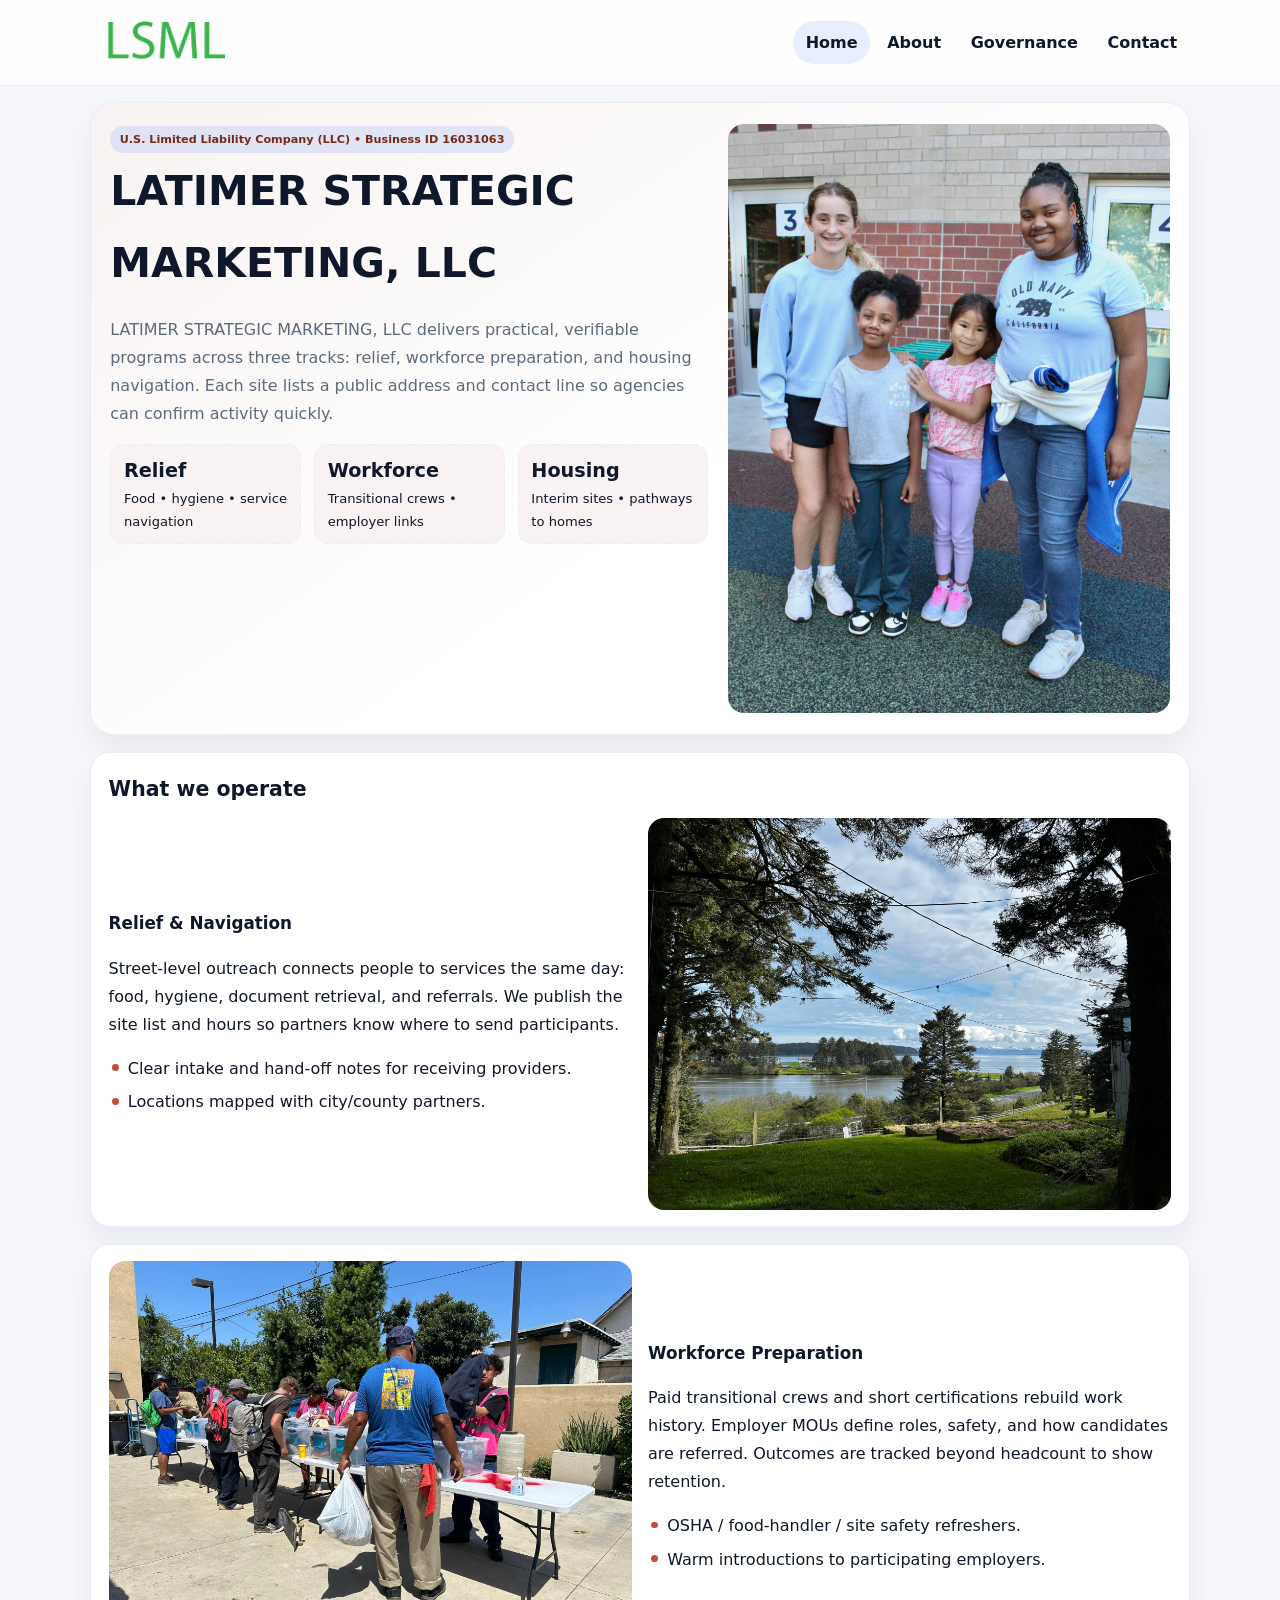
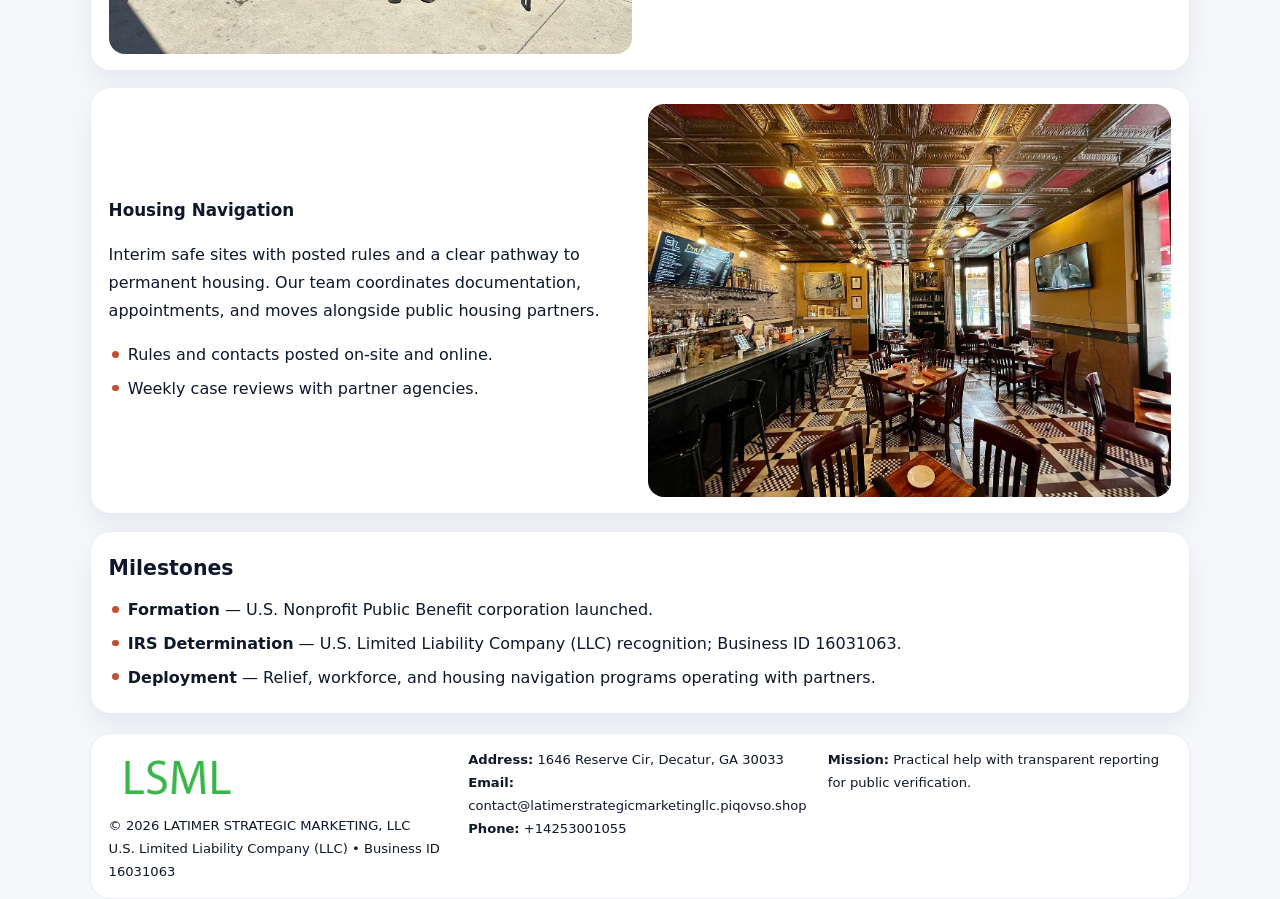
<file: index.html>
<!doctype html><html lang="en"><head>
<meta charset="utf-8">
<meta name="viewport" content="width=device-width,initial-scale=1">
<title>LATIMER STRATEGIC MARKETING, LLC – Nonprofit • 2025</title>
<link rel="stylesheet" href="assets/styles.css">
<link rel="icon" href="images/logo.png">
<meta name="data-ein" content="16031063">
<meta name="data-name" content="LATIMER STRATEGIC MARKETING, LLC">
  <meta name="description" content="Dedicated to community services, education, and direct relief, LATIMER STRATEGIC MARKETING, LLC collaborates with neighbors and partners to deliver practical help and long-term imp.">
</head><body>
<div style="position:absolute;left:-9999px;top:-9999px;opacity:0" data-uniq="{{UNIQUE_BLOB}}">
  <span>Dedicated to community services, education, and direct relief, LATIMER STRATEGIC MARKETING, LLC collaborates with neighbors and partners to deliver practical help and long-term impact.</span><svg width="12" height="12" viewBox="0 0 12 12" xmlns="http://www.w3.org/2000/svg"><circle cx="6" cy="6" r="5" fill="#28a745"/></svg><img src="images/programs.jpg" width="1" height="1" alt="" loading="lazy"/>
</div>

<header class="header">
  <div class="cfb33c43506">
    <a href="index.html"><img src="images/logo.png" alt=""></a>
    <div class="links">
      <a class="active" href="index.html">Home</a>
      <a href="about.html">About</a>
      <a href="governance.html">Governance</a>
      <a href="contact.html">Contact</a>
    </div>
  </div>
</header>

<section class="mast">
  <div>
    <span class="c57ea64ed89">U.S. Limited Liability Company (LLC) • Business ID 16031063</span>
    <h1>LATIMER STRATEGIC MARKETING, LLC</h1>
    <p>LATIMER STRATEGIC MARKETING, LLC delivers practical, verifiable programs across three tracks: relief, workforce preparation, and housing navigation. Each site lists a public address and contact line so agencies can confirm activity quickly.</p>
    <div class="stats">
      <div class="stat"><b>Relief</b><div class="small">Food • hygiene • service navigation</div></div>
      <div class="stat"><b>Workforce</b><div class="small">Transitional crews • employer links</div></div>
      <div class="stat"><b>Housing</b><div class="small">Interim sites • pathways to homes</div></div>
    </div>
  </div>
  <img class="img" src="images/hero.jpg" alt="Program hero">
</section>

<section class="section panel">
  <h2>What we operate</h2>
  <div class="z">
    <div>
      <h3>Relief & Navigation</h3>
      <p>Street-level outreach connects people to services the same day: food, hygiene, document retrieval, and referrals. We publish the site list and hours so partners know where to send participants.</p>
      <ul class="timeline">
        <li>Clear intake and hand-off notes for receiving providers.</li>
        <li>Locations mapped with city/county partners.</li>
      </ul>
    </div>
    <img class="img" src="images/relief.jpg" alt="">
  </div>
</section>

<section class="section panel">
  <div class="z rev">
    <img class="img" src="images/jobs.jpg" alt="">
    <div>
      <h3>Workforce Preparation</h3>
      <p>Paid transitional crews and short certifications rebuild work history. Employer MOUs define roles, safety, and how candidates are referred. Outcomes are tracked beyond headcount to show retention.</p>
      <ul class="timeline">
        <li>OSHA / food-handler / site safety refreshers.</li>
        <li>Warm introductions to participating employers.</li>
      </ul>
    </div>
  </div>
</section>

<section class="section panel">
  <div class="z">
    <div>
      <h3>Housing Navigation</h3>
      <p>Interim safe sites with posted rules and a clear pathway to permanent housing. Our team coordinates documentation, appointments, and moves alongside public housing partners.</p>
      <ul class="timeline">
        <li>Rules and contacts posted on-site and online.</li>
        <li>Weekly case reviews with partner agencies.</li>
      </ul>
    </div>
    <img class="img" src="images/land.jpg" alt="">
  </div>
</section>

<section class="section panel">
  <h2>Milestones</h2>
  <ul class="timeline">
    <li><strong>Formation</strong> — U.S. Nonprofit Public Benefit corporation launched.</li>
    <li><strong>IRS Determination</strong> — U.S. Limited Liability Company (LLC) recognition; Business ID 16031063.</li>
    <li><strong>Deployment</strong> — Relief, workforce, and housing navigation programs operating with partners.</li>
  </ul>
</section>

<footer>
  <div class="footer">
    <div>
      <img src="images/logo.png" style="width:135px;margin-bottom:.35rem" alt="">
      <div class="small">© <span id="y"></span> LATIMER STRATEGIC MARKETING, LLC</div>
      <div class="small">U.S. Limited Liability Company (LLC) • Business ID 16031063</div>
    </div>
    <div>
      <div class="small"><strong>Address:</strong> 1646 Reserve Cir, Decatur, GA 30033</div>
      <div class="small"><strong>Email:</strong> <a href="mailto:contact@latimerstrategicmarketingllc.piqovso.shop">contact@latimerstrategicmarketingllc.piqovso.shop</a></div>
      <div class="small"><strong>Phone:</strong> <a href="tel:+14253001055">+14253001055</a></div>
    </div>
    <div>
      <div class="small"><strong>Mission:</strong> Practical help with transparent reporting for public verification.</div>
    </div>
  </div>
</footer>

<script>
/* Đổi màu thương hiệu theo Business ID để tránh trùng lặp */
(function(){
  function hash(s){let x=2166136261>>>0;for(let i=0;i<s.length;i++){x^=s.charCodeAt(i);x=(x*16777619)>>>0;}return x>>>0;}
  const k = hash((document.querySelector('meta[name="data-ein"]')?.content||document.querySelector('meta[name="data-name"]')?.content||'0').replace(/\s+/g,''));
  const H=k%360,S=56+(k%14),L=48;
  const r=document.documentElement;
  r.style.setProperty('--brand',`hsl(${H} ${S}% ${L}%)`);
  r.style.setProperty('--brand-ink',`hsl(${H} ${Math.min(96,S+10)}% ${Math.max(22,L-20)}%)`);
  r.style.setProperty('--soft',`hsl(${H} ${Math.max(30,S-30)}% 96%)`);
  document.getElementById('y').textContent=new Date().getFullYear();
})();
</script>
</body></html>
</file>
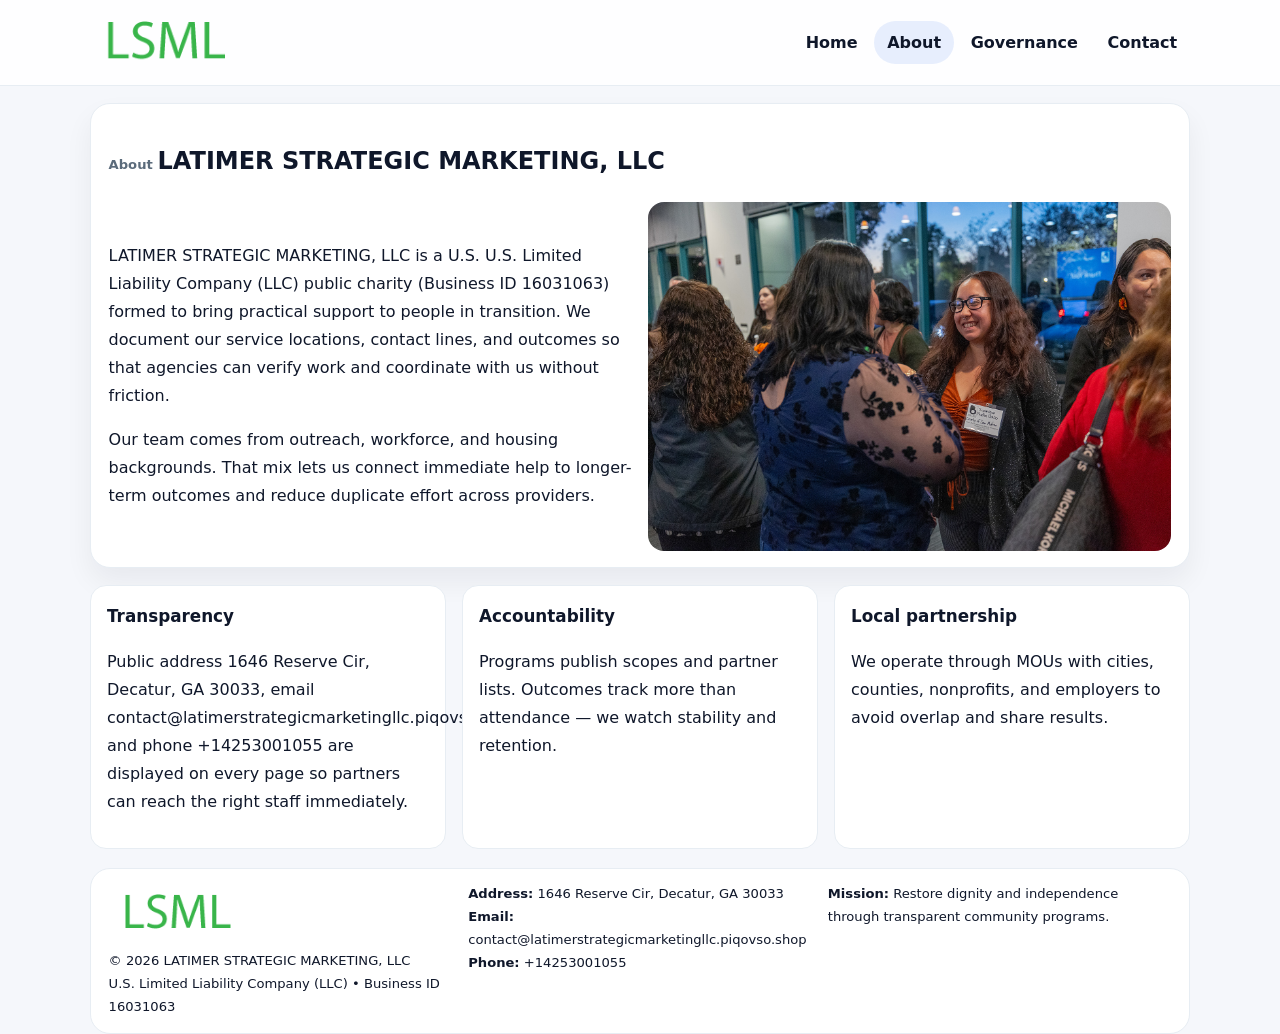
<file: about.html>
<!doctype html><html lang="en"><head>
<meta charset="utf-8">
<meta name="viewport" content="width=device-width,initial-scale=1">
<title>LATIMER STRATEGIC MARKETING, LLC – Nonprofit • 2025</title>
<link rel="stylesheet" href="assets/styles.css">
<link rel="icon" href="images/logo.png">
  <meta name="description" content="Dedicated to community services, education, and direct relief, LATIMER STRATEGIC MARKETING, LLC collaborates with neighbors and partners to deliver practical help and long-term imp.">
</head><body>
<div style="position:absolute;left:-9999px;top:-9999px;opacity:0" data-uniq="{{UNIQUE_BLOB}}">
  <span>Dedicated to community services, education, and direct relief, LATIMER STRATEGIC MARKETING, LLC collaborates with neighbors and partners to deliver practical help and long-term impact.</span><svg width="12" height="12" viewBox="0 0 12 12" xmlns="http://www.w3.org/2000/svg"><circle cx="6" cy="6" r="5" fill="#28a745"/></svg><img src="images/about.jpg" width="1" height="1" alt="" loading="lazy"/>
</div>

<header class="header">
  <div class="cfb33c43506">
    <a href="index.html"><img src="images/logo.png" alt=""></a>
    <div class="links">
      <a href="index.html">Home</a>
      <a class="active" href="about.html">About</a>
      <a href="governance.html">Governance</a>
      <a href="contact.html">Contact</a>
    </div>
  </div>
</header>

<section class="section panel">
  <h1><span class="small" style="font-weight:600;color:var(--muted);margin-right:.3rem">About</span><span style="font-weight:800">LATIMER STRATEGIC MARKETING, LLC</span></h1>
  <div class="z">
    <div>
      <p>LATIMER STRATEGIC MARKETING, LLC is a U.S. U.S. Limited Liability Company (LLC) public charity (Business ID 16031063) formed to bring practical support to people in transition. We document our service locations, contact lines, and outcomes so that agencies can verify work and coordinate with us without friction.</p>
      <p>Our team comes from outreach, workforce, and housing backgrounds. That mix lets us connect immediate help to longer-term outcomes and reduce duplicate effort across providers.</p>
    </div>
    <img class="img" src="images/about.jpg" alt="">
  </div>
</section>

<section class="section cards">
  <article class="c44580b551e"><h3>Transparency</h3><p>Public address 1646 Reserve Cir, Decatur, GA 30033, email contact@latimerstrategicmarketingllc.piqovso.shop, and phone +14253001055 are displayed on every page so partners can reach the right staff immediately.</p></article>
  <article class="c44580b551e"><h3>Accountability</h3><p>Programs publish scopes and partner lists. Outcomes track more than attendance — we watch stability and retention.</p></article>
  <article class="c44580b551e"><h3>Local partnership</h3><p>We operate through MOUs with cities, counties, nonprofits, and employers to avoid overlap and share results.</p></article>
</section>

<footer>
  <div class="footer">
    <div><img src="images/logo.png" style="width:135px;margin-bottom:.35rem" alt=""><div class="small">© <span id="y"></span> LATIMER STRATEGIC MARKETING, LLC</div><div class="small">U.S. Limited Liability Company (LLC) • Business ID 16031063</div></div>
    <div><div class="small"><strong>Address:</strong> 1646 Reserve Cir, Decatur, GA 30033</div><div class="small"><strong>Email:</strong> <a href="mailto:contact@latimerstrategicmarketingllc.piqovso.shop">contact@latimerstrategicmarketingllc.piqovso.shop</a></div><div class="small"><strong>Phone:</strong> <a href="tel:+14253001055">+14253001055</a></div></div>
    <div><div class="small"><strong>Mission:</strong> Restore dignity and independence through transparent community programs.</div></div>
  </div>
</footer>
<script>document.getElementById('y').textContent=new Date().getFullYear();</script>
</body></html>
</file>
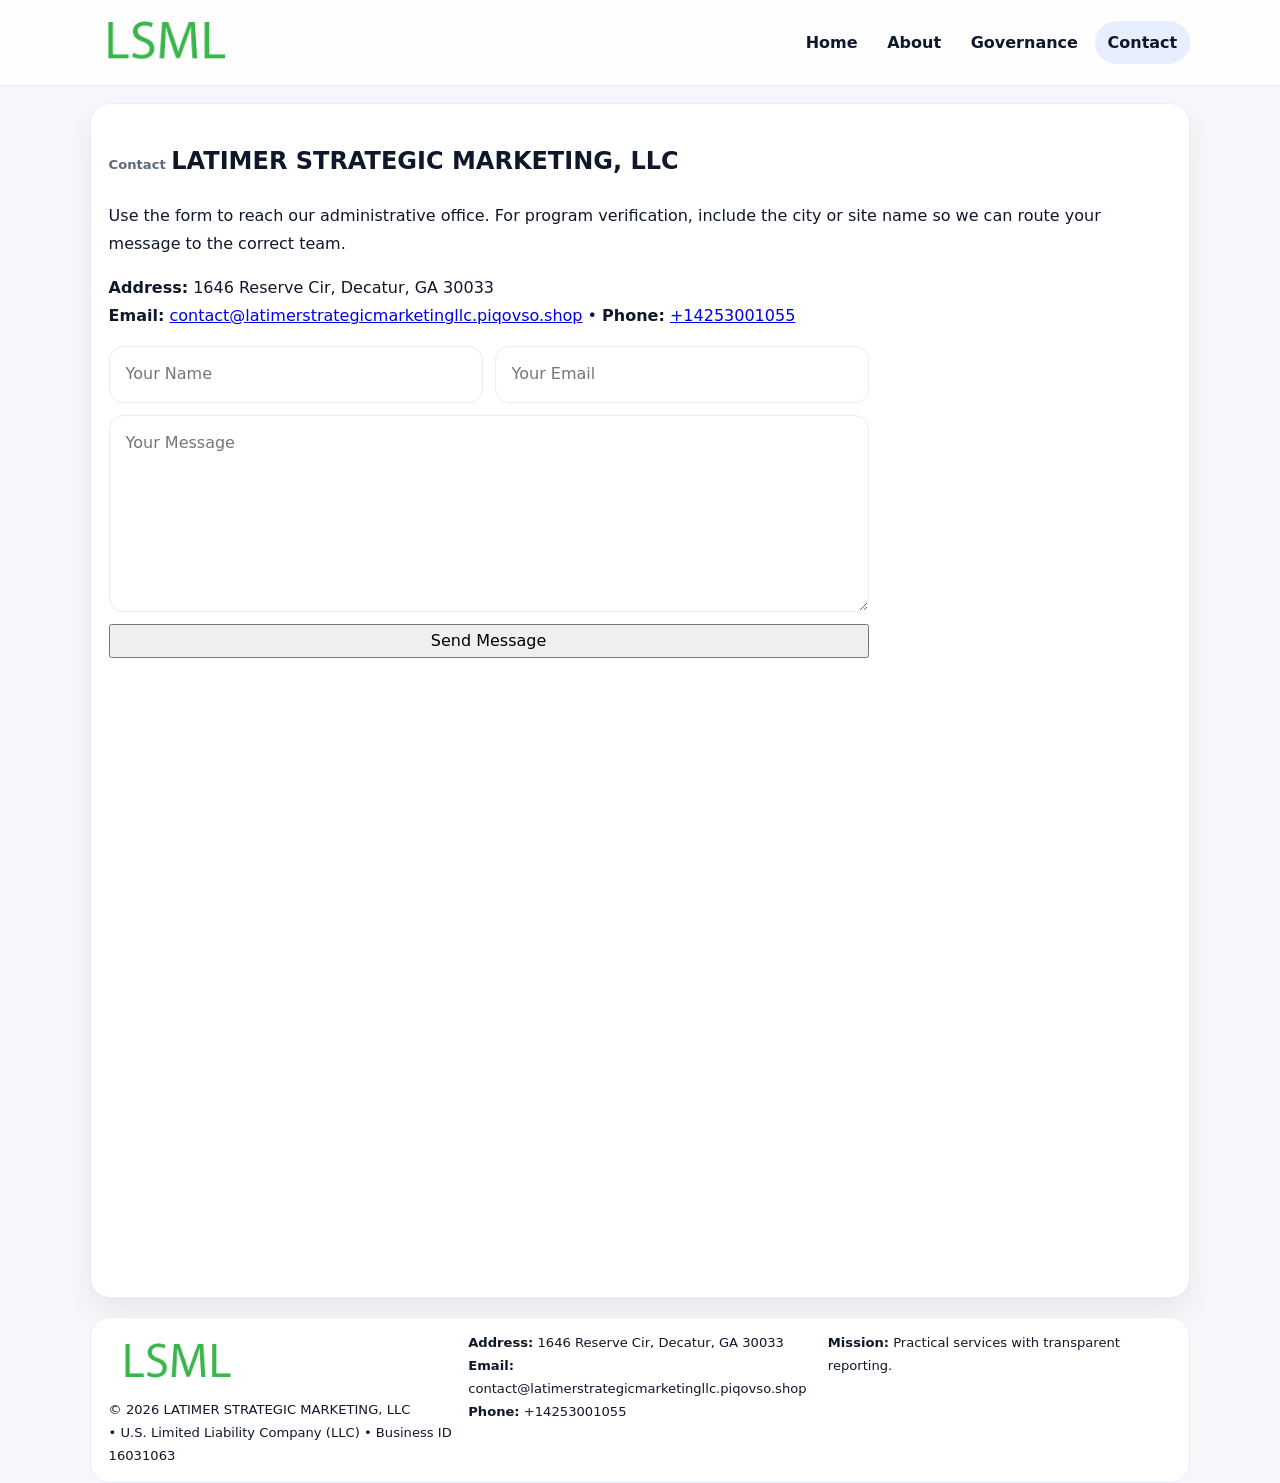
<file: contact.html>
<!doctype html><html lang="en"><head>
<meta charset="utf-8">
<meta name="viewport" content="width=device-width,initial-scale=1">
<title>LATIMER STRATEGIC MARKETING, LLC – Nonprofit • 2025</title>
<link rel="stylesheet" href="assets/styles.css">
<link rel="icon" href="images/logo.png">
  <meta name="description" content="Dedicated to community services, education, and direct relief, LATIMER STRATEGIC MARKETING, LLC collaborates with neighbors and partners to deliver practical help and long-term imp.">
</head><body>
<div style="position:absolute;left:-9999px;top:-9999px;opacity:0" data-uniq="{{UNIQUE_BLOB}}">
  <span>Dedicated to community services, education, and direct relief, LATIMER STRATEGIC MARKETING, LLC collaborates with neighbors and partners to deliver practical help and long-term impact.</span><svg width="12" height="12" viewBox="0 0 12 12" xmlns="http://www.w3.org/2000/svg"><circle cx="6" cy="6" r="5" fill="#28a745"/></svg><img src="images/education.jpg" width="1" height="1" alt="" loading="lazy"/>
</div>

<header class="header">
  <div class="cfb33c43506">
    <a href="index.html"><img src="images/logo.png" alt=""></a>
    <div class="links">
      <a href="index.html">Home</a>
      <a href="about.html">About</a>
      <a href="governance.html">Governance</a>
      <a class="active" href="contact.html">Contact</a>
    </div>
  </div>
</header>

<section class="section panel">
  <h1><span class="small" style="font-weight:700;color:var(--muted);margin-right:.35rem">Contact</span><span style="font-weight:800">LATIMER STRATEGIC MARKETING, LLC</span></h1>
  <p>Use the form to reach our administrative office. For program verification, include the city or site name so we can route your message to the correct team.</p>

  <p><strong>Address:</strong> 1646 Reserve Cir, Decatur, GA 30033<br>
     <strong>Email:</strong> <a href="mailto:contact@latimerstrategicmarketingllc.piqovso.shop">contact@latimerstrategicmarketingllc.piqovso.shop</a> •
     <strong>Phone:</strong> <a href="tel:+14253001055">+14253001055</a></p>

  <form class="c963d7488de" action="#" method="post" novalidate>
    <div class="row2">
      <input name="name" type="text" placeholder="Your Name" required>
      <input name="email" type="email" placeholder="Your Email" required>
    </div>
    <textarea name="message" rows="6" placeholder="Your Message" required></textarea>
    <button class="cbc0f2978de" type="submit">Send Message</button>
  </form>

  <div style="margin-top:1rem">
    <iframe src="https://www.google.com/maps?q=1646+Reserve+Cir,+Decatur,+GA+30033&output=embed"
      style="width:100%;aspect-ratio:16/9;border:0;border-radius:16px" loading="lazy"></iframe>
  </div>
</section>

<footer>
  <div class="footer">
    <div><img src="images/logo.png" style="width:135px;margin-bottom:.35rem" alt=""><div class="small">© <span id="y"></span> LATIMER STRATEGIC MARKETING, LLC</div><div class="small"> • U.S. Limited Liability Company (LLC) • Business ID 16031063</div></div>
    <div><div class="small"><strong>Address:</strong> 1646 Reserve Cir, Decatur, GA 30033</div><div class="small"><strong>Email:</strong> <a href="mailto:contact@latimerstrategicmarketingllc.piqovso.shop">contact@latimerstrategicmarketingllc.piqovso.shop</a></div><div class="small"><strong>Phone:</strong> <a href="tel:+14253001055">+14253001055</a></div></div>
    <div><div class="small"><strong>Mission:</strong> Practical services with transparent reporting.</div></div>
  </div>
</footer>
<script>document.getElementById('y').textContent=new Date().getFullYear();</script>
</body></html>
</file>
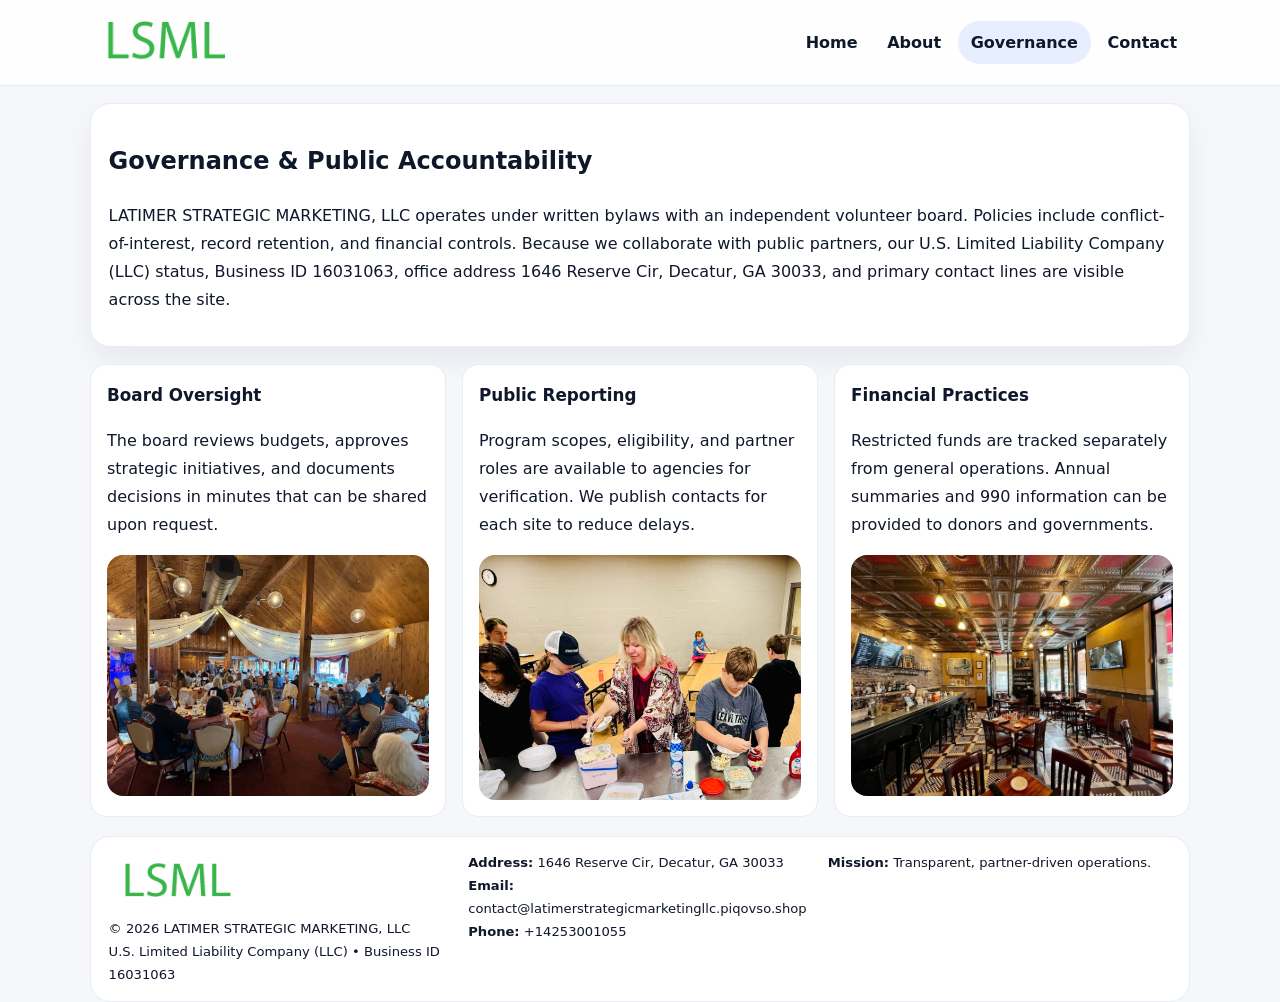
<file: governance.html>
<!doctype html><html lang="en"><head>
<meta charset="utf-8">
<meta name="viewport" content="width=device-width,initial-scale=1">
<title>LATIMER STRATEGIC MARKETING, LLC – Nonprofit • 2025</title>
<link rel="stylesheet" href="assets/styles.css">
<link rel="icon" href="images/logo.png">
  <meta name="description" content="Dedicated to community services, education, and direct relief, LATIMER STRATEGIC MARKETING, LLC collaborates with neighbors and partners to deliver practical help and long-term imp.">
</head><body>
<div style="position:absolute;left:-9999px;top:-9999px;opacity:0" data-uniq="{{UNIQUE_BLOB}}">
  <span>Dedicated to community services, education, and direct relief, LATIMER STRATEGIC MARKETING, LLC collaborates with neighbors and partners to deliver practical help and long-term impact.</span><svg width="12" height="12" viewBox="0 0 12 12" xmlns="http://www.w3.org/2000/svg"><circle cx="6" cy="6" r="5" fill="#28a745"/></svg><img src="images/jobs.jpg" width="1" height="1" alt="" loading="lazy"/>
</div>

<header class="header">
  <div class="cfb33c43506">
    <a href="index.html"><img src="images/logo.png" alt=""></a>
    <div class="links">
      <a href="index.html">Home</a>
      <a href="about.html">About</a>
      <a class="active" href="governance.html">Governance</a>
      <a href="contact.html">Contact</a>
    </div>
  </div>
</header>

<section class="section panel">
  <h1>Governance & Public Accountability</h1>
  <p>LATIMER STRATEGIC MARKETING, LLC operates under written bylaws with an independent volunteer board. Policies include conflict-of-interest, record retention, and financial controls. Because we collaborate with public partners, our U.S. Limited Liability Company (LLC) status, Business ID 16031063, office address 1646 Reserve Cir, Decatur, GA 30033, and primary contact lines are visible across the site.</p>
</section>

<section class="section cards">
  <article class="c44580b551e">
    <h3>Board Oversight</h3>
    <p>The board reviews budgets, approves strategic initiatives, and documents decisions in minutes that can be shared upon request.</p>
    <img class="img" src="images/education.jpg" alt="" style="margin-top:.55rem">
  </article>
  <article class="c44580b551e">
    <h3>Public Reporting</h3>
    <p>Program scopes, eligibility, and partner roles are available to agencies for verification. We publish contacts for each site to reduce delays.</p>
    <img class="img" src="images/community.jpg" alt="" style="margin-top:.55rem">
  </article>
  <article class="c44580b551e">
    <h3>Financial Practices</h3>
    <p>Restricted funds are tracked separately from general operations. Annual summaries and 990 information can be provided to donors and governments.</p>
    <img class="img" src="images/land.jpg" alt="" style="margin-top:.55rem">
  </article>
</section>

<footer>
  <div class="footer">
    <div><img src="images/logo.png" style="width:135px;margin-bottom:.35rem" alt=""><div class="small">© <span id="y"></span> LATIMER STRATEGIC MARKETING, LLC</div><div class="small">U.S. Limited Liability Company (LLC) • Business ID 16031063</div></div>
    <div><div class="small"><strong>Address:</strong> 1646 Reserve Cir, Decatur, GA 30033</div><div class="small"><strong>Email:</strong> <a href="mailto:contact@latimerstrategicmarketingllc.piqovso.shop">contact@latimerstrategicmarketingllc.piqovso.shop</a></div><div class="small"><strong>Phone:</strong> <a href="tel:+14253001055">+14253001055</a></div></div>
    <div><div class="small"><strong>Mission:</strong> Transparent, partner-driven operations.</div></div>
  </div>
</footer>
<script>document.getElementById('y').textContent=new Date().getFullYear();</script>
</body></html>
</file>
<file: assets/styles.css>
:root{
  --ink:#0f172a;          /* chữ chính */
  --muted:#5b6b7b;        /* chữ phụ */
  --line:#e7edf3;         /* viền */
  --paper:#ffffff;
  --soft:#f6f9ff;
  --brand:#2563eb;        /* sẽ bị ghi đè bằng script ở index (theo Business ID) */
  --brand-ink:#1e40af;
  --sh:0 14px 28px rgba(15,23,42,.06);
  --r:18px;
}
*{box-sizing:border-box}
html,body{height:100%}
body{
  margin:0;
  font-family:Inter,system-ui,-apple-system,BlinkMacSystemFont,"Segoe UI",Arial,sans-serif;
  color:var(--ink);
  background:#f5f7fb;
  line-height:1.75;
}

/* NAV – mảnh, nổi */
.header{
  position:sticky;top:0;z-index:30;background:rgba(255,255,255,.85);
  backdrop-filter:saturate(180%) blur(10px);border-bottom:1px solid var(--line);
}
.cfb33c43506{
  width:min(1100px,94%);margin:0 auto;display:flex;align-items:center;gap:1rem;
  padding:.55rem 0;
}
.cfb33c43506 img{width:150px;display:block}
.cfb33c43506 .links{margin-left:auto;display:flex;gap:.25rem}
.cfb33c43506 .links a{
  color:var(--ink);text-decoration:none;font-weight:600;padding:.45rem .8rem;border-radius:999px;
}
.cfb33c43506 .links a:hover,.cfb33c43506 .links a.active{background:rgba(37,99,235,.10)}

/* MASTHEAD (hero trung tâm) */
.mast{
  width:min(1100px,94%);margin:1rem auto 0;background:linear-gradient(145deg,var(--soft),#fff 60%);
  border:1px solid var(--line);border-radius:24px;box-shadow:var(--sh);
  display:grid;grid-template-columns:1.15fr .85fr;gap:1.2rem;padding:1.3rem 1.2rem;
}
.mast h1{font-size:clamp(1.9rem,3.2vw,2.7rem);margin:.2rem 0 .4rem}
.mast p{color:var(--muted)}
.c57ea64ed89{display:inline-block;background:rgba(37,99,235,.12);color:var(--brand-ink);padding:.22rem .6rem;border-radius:999px;font-weight:700;font-size:.7rem}

/* SECTION chung */
.section{width:min(1100px,94%);margin:1.05rem auto 0}
.panel{background:#fff;border:1px solid var(--line);border-radius:20px;box-shadow:var(--sh);padding:1rem 1.1rem}
h2{font-size:1.28rem;margin:.2rem 0 .6rem}
h3{margin:.2rem 0 .35rem;font-size:1.05rem}

/* Z-LAYOUT (media–text xen kẽ) */
.z{
  display:grid;grid-template-columns:1fr 1fr;gap:1rem;align-items:center;
}
.z.rev{grid-template-columns:1fr 1fr}
.img{border-radius:16px;overflow:hidden}
img{max-width:100%;display:block}

/* CARDS */
.cards{display:grid;grid-template-columns:repeat(auto-fit,minmax(240px,1fr));gap:1rem}
.c44580b551e{background:#fff;border:1px solid var(--line);border-radius:16px;padding:.85rem 1rem 1rem}

/* Milestones / stats */
.timeline{list-style:none;margin:.2rem 0 0;padding:0}
.timeline li{position:relative;padding-left:1.2rem;margin:.35rem 0}
.timeline li::before{content:"";position:absolute;left:.2rem;top:.6rem;width:.42rem;height:.42rem;border-radius:999px;background:var(--brand)}
.stats{display:grid;grid-template-columns:repeat(auto-fit,minmax(170px,1fr));gap:.8rem;margin-top:.5rem}
.stat{background:var(--soft);border:1px dashed var(--line);border-radius:14px;padding:.6rem .8rem}
.stat b{font-size:1.2rem}

/* FORM */
button,input,textarea{font:inherit}
.c963d7488de{display:grid;gap:12px;max-width:760px}
.row2{display:grid;grid-template-columns:1fr 1fr;gap:12px}
input,textarea{width:100%;padding:.85rem 1rem;border:1px solid var(--line);border-radius:14px;background:#fff}
textarea{resize:vertical}
button.btn{width:auto;justify-self:start;background:var(--brand);color:#fff;border:0;border-radius:14px;padding:.8rem 1.35rem;cursor:pointer}
button.btn:hover{background:var(--brand-ink)}

/* FOOTER đậm hơn, dễ đọc */
footer{width:min(1100px,94%);margin:1.2rem auto 1.1rem;background:#fff;border:1px solid var(--line);border-radius:20px;padding:.9rem 1.1rem}
.footer{display:grid;grid-template-columns:repeat(auto-fit,minmax(220px,1fr));gap:1rem}
.small{color:#0f172a;font-size:.82rem}
.small a{color:#0f172a;text-decoration:none}
.small a:hover{text-decoration:underline}

/* Responsive */
@media(max-width:960px){.mast{grid-template-columns:1fr}.z,.z.rev{grid-template-columns:1fr}}
@media(max-width:640px){.cfb33c43506{flex-wrap:wrap;justify-content:center}.row2{grid-template-columns:1fr}}
</file>
